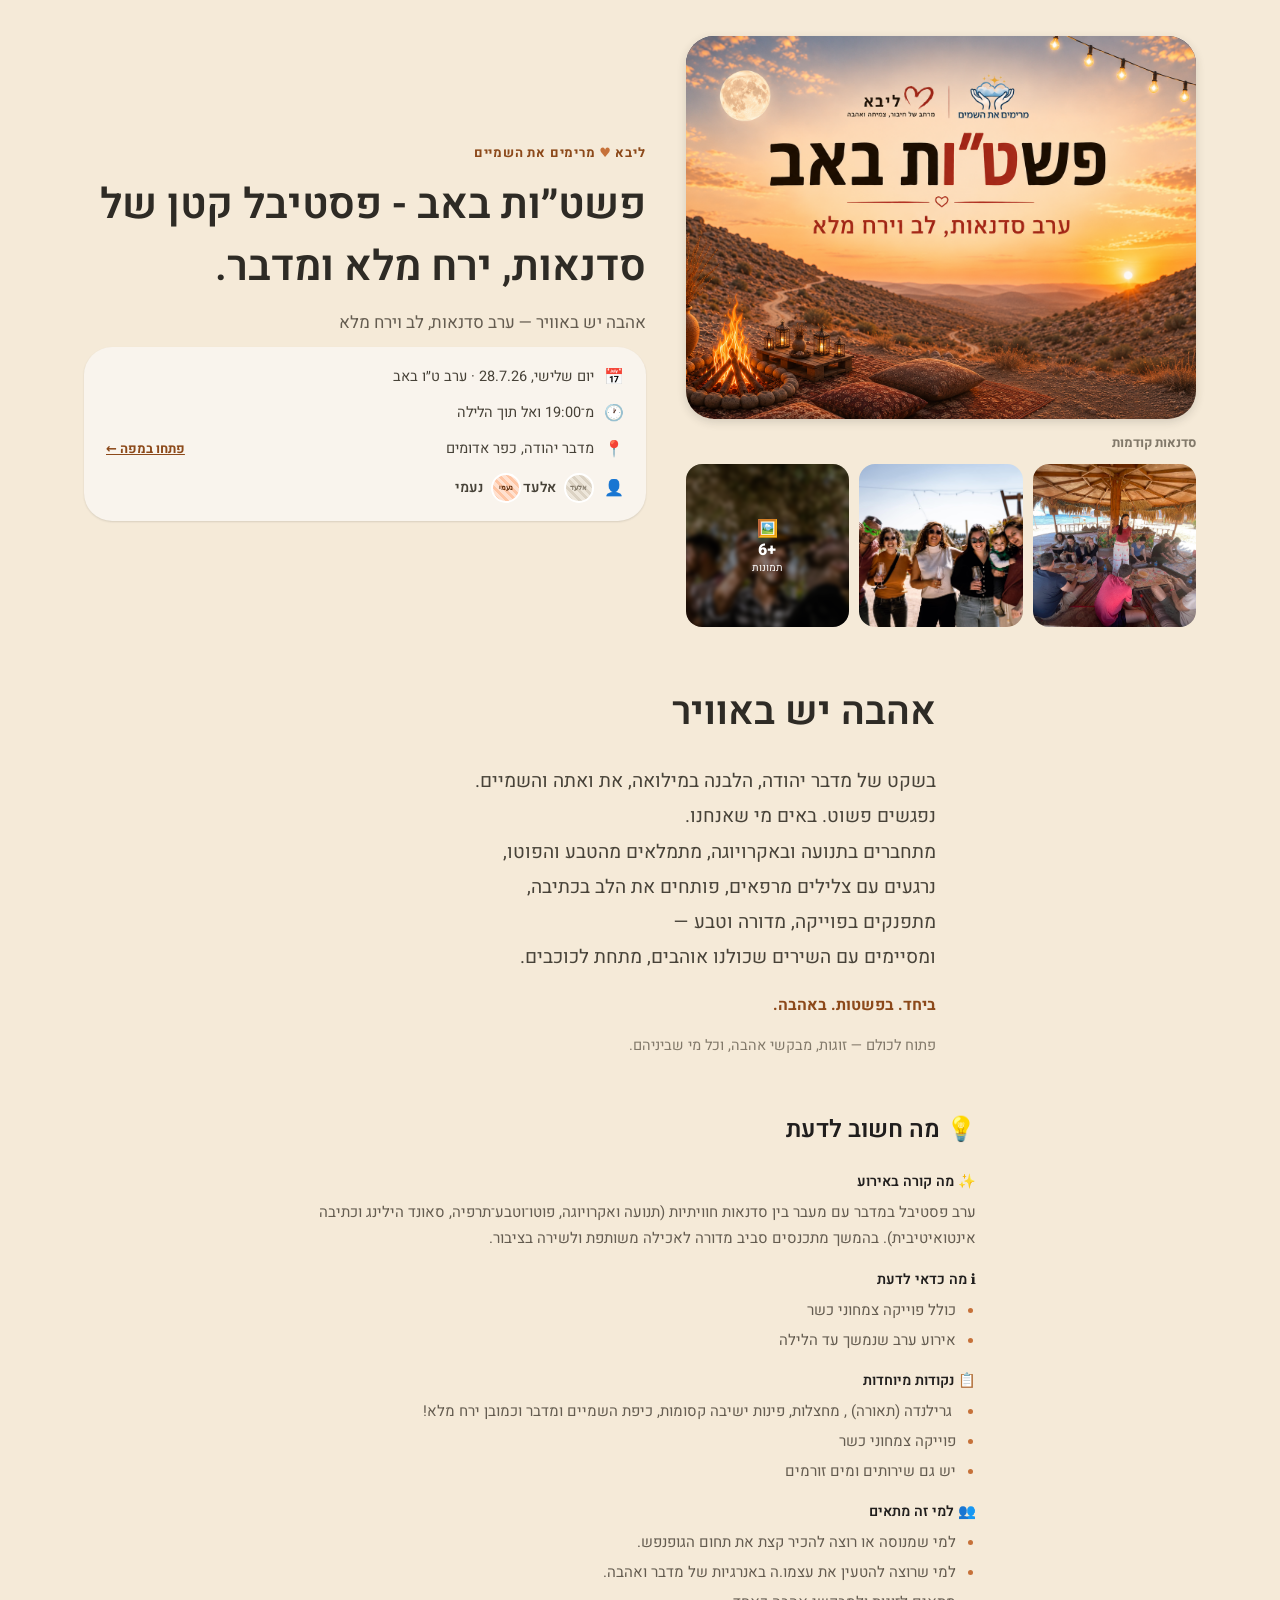
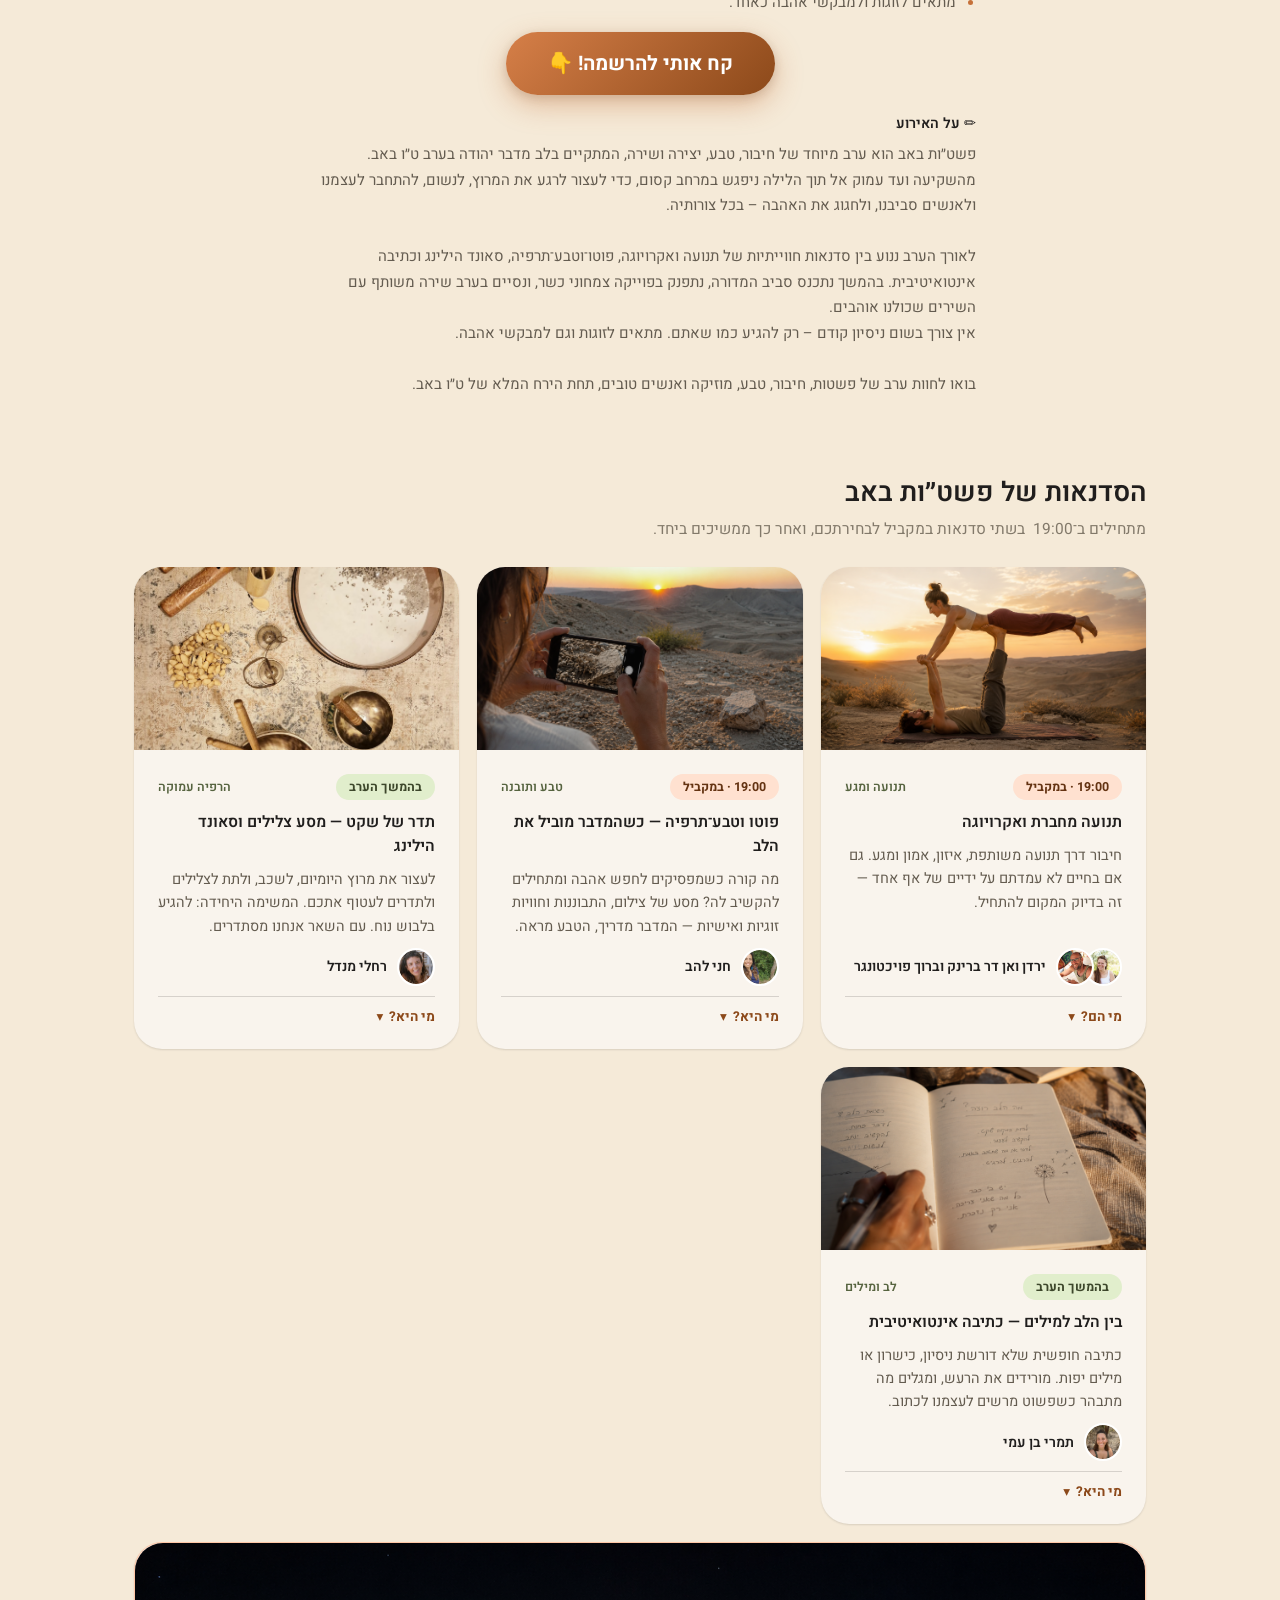
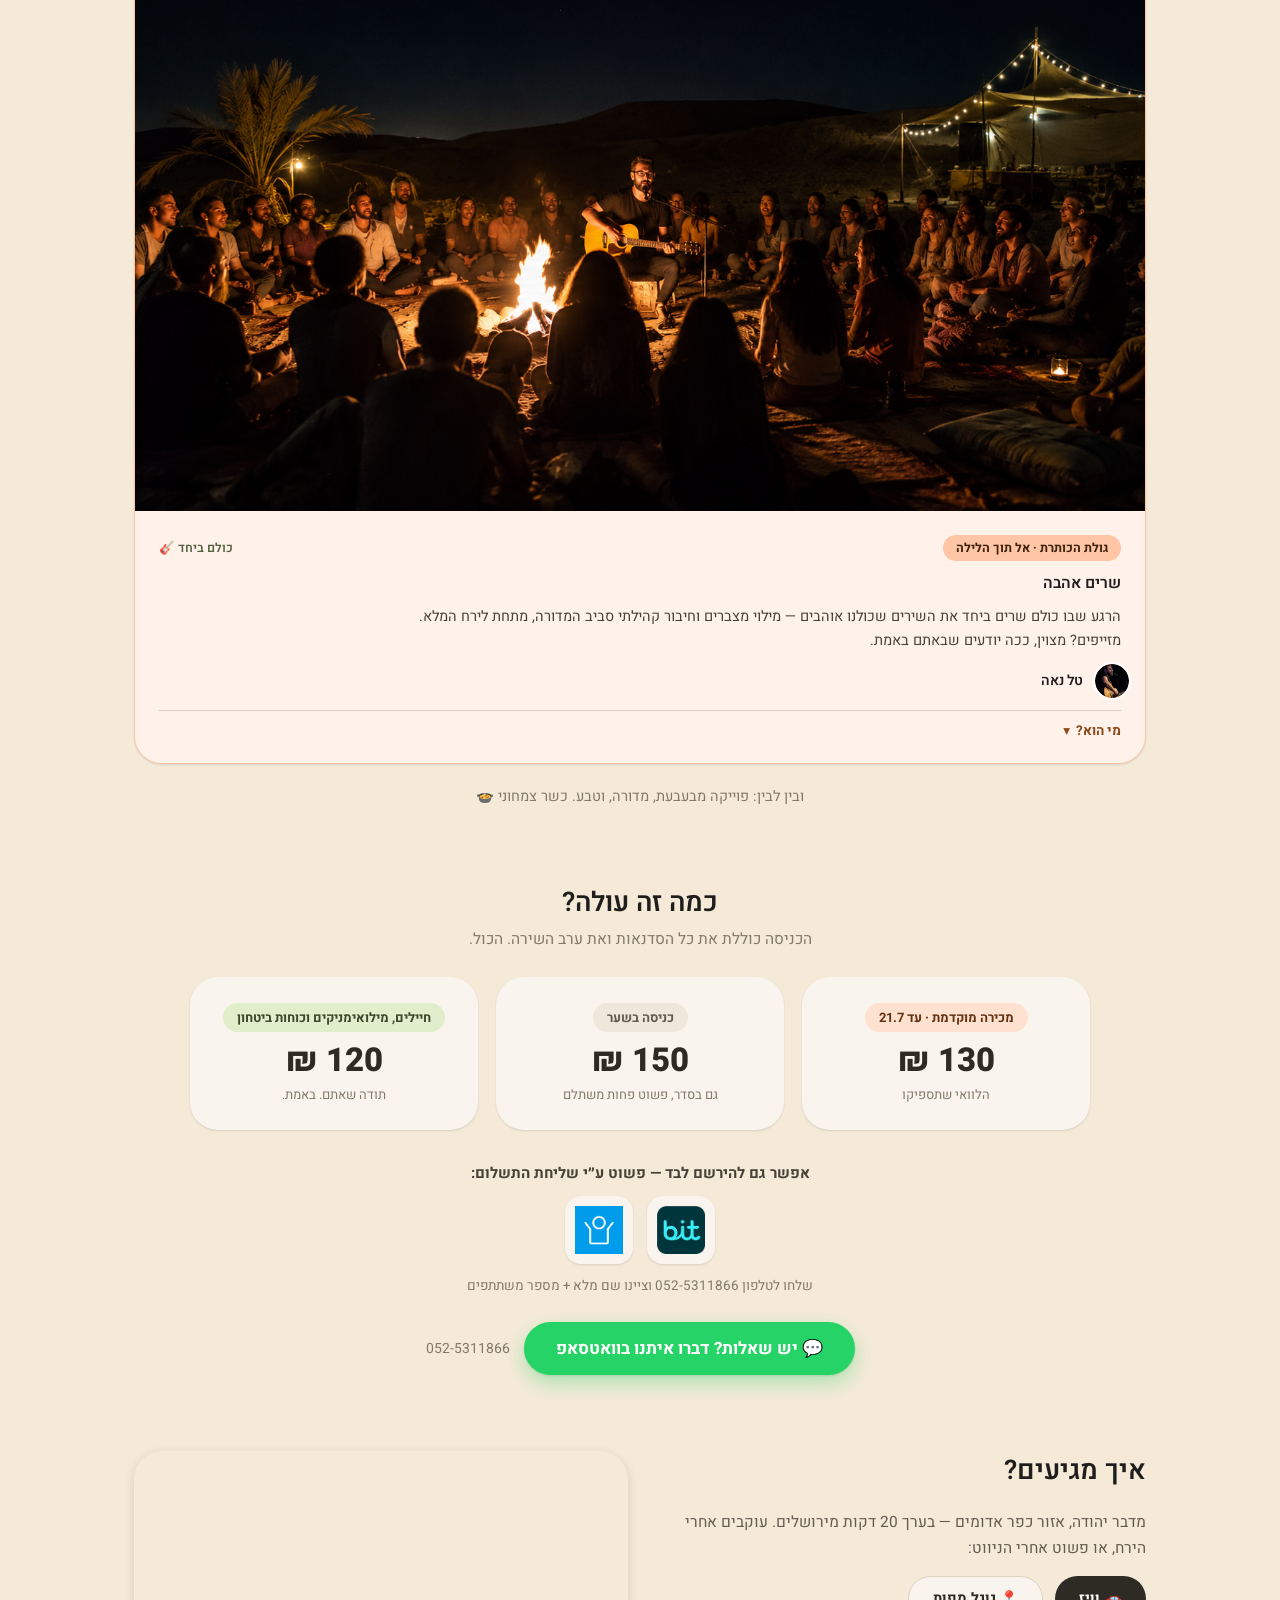
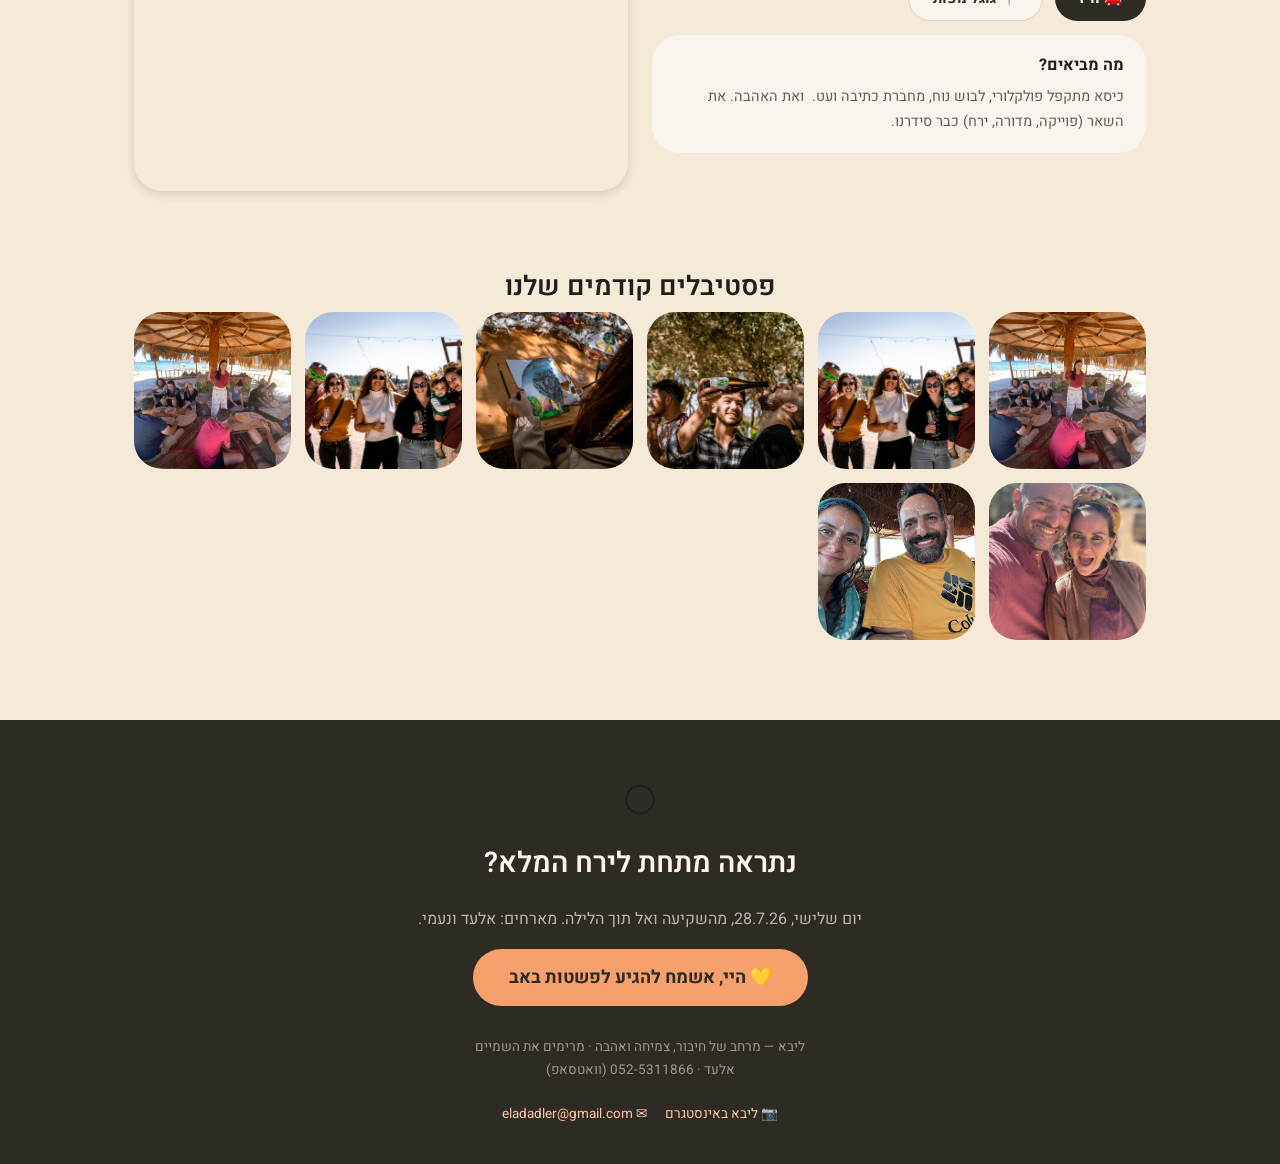
<file: index.html>
<!DOCTYPE html>
<html lang="he" dir="rtl">
<head>
<meta charset="utf-8">
<meta name="viewport" content="width=device-width, initial-scale=1">
<title>פשט״ות באב — ערב סדנאות, לב וירח מלא</title>
<meta name="description" content="יום שלישי 28.7.26, ערב ט״ו באב, מדבר יהודה — ערב של סדנאות חיבור, טבע ושירה מתחת לירח המלא.">
<meta property="og:type" content="website">
<meta property="og:url" content="https://eladadler.github.io/pashtut-baav/">
<meta property="og:title" content="פשט״ות באב — ערב סדנאות, לב וירח מלא">
<meta property="og:description" content="יום שלישי 28.7.26, ערב ט״ו באב, מדבר יהודה — ערב של סדנאות חיבור, טבע ושירה מתחת לירח המלא.">
<meta property="og:image" content="https://eladadler.github.io/pashtut-baav/assets/uploads/og-image.jpg?v=2">
<meta property="og:image:width" content="1200">
<meta property="og:image:height" content="630">
<meta property="og:image:type" content="image/jpeg">
<meta name="twitter:card" content="summary_large_image">
<meta name="twitter:image" content="https://eladadler.github.io/pashtut-baav/assets/uploads/og-image.jpg?v=2">
<link rel="preconnect" href="https://fonts.googleapis.com">
<link rel="preconnect" href="https://fonts.gstatic.com" crossorigin>
<link href="https://fonts.googleapis.com/css2?family=Rubik:wght@400;500;700;800;900&family=Assistant:wght@300;400;600;700&display=swap" rel="stylesheet">
<link rel="stylesheet" href="styles.css">
</head>
<body>

<div class="hero2">
  <div class="hero2-grid">

    <div class="hero2-media">
      <div class="hero2-poster" data-img-key="hero-poster"><img alt=""></div>
      <p class="hero2-strip-label" data-key="hero2-strip-label">סדנאות קודמות</p>
      <div class="hero2-strip">
        <div class="hero2-thumb" data-img-key="gallery-1"><img alt=""></div>
        <div class="hero2-thumb" data-img-key="gallery-2"><img alt=""></div>
        <div class="hero2-more-tile" id="hero2-more-tile">
          <img alt="" id="hero2-more-bg">
          <div class="hero2-more-overlay">
            <span class="hero2-more-icon">🖼️</span>
            <span class="hero2-more-count" id="hero2-more-count"></span>
            <span class="hero2-more-label">תמונות</span>
          </div>
        </div>
      </div>
    </div>

    <div class="hero2-info">
      <div class="hero-org" data-key="hero-org">ליבא <span class="heart">♥</span> מרימים את השמיים</div>
      <h1 class="hero-title" data-key="hero-title">פשט״ות באב</h1>
      <p class="hero-sub" data-key="hero-sub">אהבה יש באוויר — ערב סדנאות, לב וירח מלא</p>

      <div class="event-card">
        <div class="event-row"><span class="event-icon">📅</span><span data-key="event-date">יום שלישי, 28.7.26 · ערב ט״ו באב</span></div>
        <div class="event-row"><span class="event-icon">🕐</span><span data-key="event-time">מ־19:00 ואל תוך הלילה</span></div>
        <div class="event-row">
          <span class="event-icon">📍</span><span data-key="event-location">מדבר יהודה, כפר אדומים</span>
          <a class="event-map-link" href="https://waze.com/ul?ll=31.818478,35.362431&navigate=yes" target="_blank" rel="noopener">פתחו במפה ←</a>
        </div>
        <div class="event-row event-hosts-row">
          <span class="event-icon">👤</span>
          <div class="event-hosts">
            <span class="avatar" data-img-key="host-elad"><img alt=""><span class="avatar-fallback">אלעד</span></span>
            <span data-key="host-elad-name">אלעד</span>
            <span class="avatar avatar-2" data-img-key="host-naomi"><img alt=""><span class="avatar-fallback">נעמי</span></span>
            <span data-key="host-naomi-name">נעמי</span>
          </div>
        </div>
      </div>
    </div>

  </div>
</div>

<div class="section-mid intro">
  <h2 class="intro-h1" data-key="intro-heading">אהבה יש באוויר</h2>
  <p class="intro-text" data-key="intro-text">בשקט הלבן של מדבר יהודה, הלבנה במילואה, את ואתה והשמיים.<br>נפגשים פשוט. באים מי שאנחנו.<br>מתחברים בתנועה ובאקרויוגה, מתמלאים מהטבע והפוטו,<br>נרגעים עם צלילים מרפאים, פותחים את הלב בכתיבה,<br>מתפנקים בפוייקה, מדורה וטבע —<br>ומסיימים עם השירים שכולנו אוהבים, מתחת לכוכבים.</p>
  <p class="intro-motto" data-key="intro-motto">ביחד. בפשטות. באהבה.</p>
  <p class="intro-note" data-key="intro-note">פתוח לכולם — זוגות, מבקשי אהבה, וכל מי שביניהם. בלי שום ניסיון קודם.</p>
</div>

<div class="section-mid info-section">
  <h2 data-key="info-heading">💡 מה חשוב לדעת</h2>

  <div class="info-block">
    <h3 data-key="info-whathappens-heading">✨ מה קורה באירוע</h3>
    <p data-key="info-whathappens-text">ערב פסטיבל במדבר עם מעבר בין סדנאות חוויתיות (תנועה ואקרויוגה, פוטו־וטבע־תרפיה, סאונד הילינג וכתיבה אינטואיטיבית). בהמשך מתכנסים סביב מדורה לאכילה משותפת ולשירה בציבור.</p>
  </div>

  <div class="info-block">
    <h3 data-key="info-goodtoknow-heading">ℹ️ מה כדאי לדעת</h3>
    <ul data-key="info-goodtoknow-list">
      <li>כולל פוייקה צמחוני כשר</li>
      <li>אירוע ערב שנמשך עד הלילה</li>
    </ul>
  </div>

  <div class="info-block">
    <h3 data-key="info-special-heading">📋 נקודות מיוחדות</h3>
    <ul data-key="info-special-list">
      <li>מדורה תחת כיפת השמיים במדבר</li>
      <li>פוייקה צמחוני כשר כחלק מההתכנסות המשותפת</li>
    </ul>
  </div>

  <div class="info-block">
    <h3 data-key="info-suits-heading">👥 למי זה מתאים</h3>
    <ul data-key="info-suits-list">
      <li>ניתן להגיע גם ללא ניסיון קודם</li>
      <li>מתאים לזוגות</li>
    </ul>
  </div>

  <a class="btn btn-cta info-signup-btn" href="#registration"><span data-key="info-signup-cta">קח אותי להרשמה! 👇</span></a>

  <div class="info-block">
    <h3 data-key="info-about-heading">✏️ על האירוע</h3>
    <div data-key="info-about-text">
      <p>יש רגעים שבהם לא צריך יותר מדי. רק שמיים פתוחים, ירח מלא, אנשים טובים ולב שמוכן להיפתח.</p>
      <p>פשט״ות באב הוא ערב מיוחד של חיבור, טבע, יצירה ושירה, המתקיים בלב מדבר יהודה בערב ט״ו באב. מהשקיעה ועד עמוק אל תוך הלילה ניפגש במרחב קסום, כדי לעצור לרגע את המרוץ, לנשום, להתחבר לעצמנו ולאנשים סביבנו, ולחגוג את האהבה – בכל צורותיה.</p>
      <p>לאורך הערב ננוע בין סדנאות חווייתיות של תנועה ואקרויוגה, פוטו־וטבע־תרפיה, סאונד הילינג וכתיבה אינטואיטיבית. בהמשך נתכנס סביב המדורה, נתפנק בפוייקה צמחוני כשר, ונסיים בערב שירה משותף עם השירים שכולנו אוהבים.</p>
      <p>אין צורך בשום ניסיון קודם – רק להגיע כמו שאתם. מתאים לזוגות וגם למבקשי אהבה.</p>
      <p>בואו לחוות ערב של פשטות, חיבור, טבע, מוזיקה ואנשים טובים, תחת הירח המלא של ט״ו באב.</p>
    </div>
  </div>
</div>

<div class="section-wide">
  <h2 data-key="workshops-heading">הערב, צעד אחר צעד</h2>
  <p class="section-lead" data-key="workshops-lead">מתחילים ב־19:00 עם שתי סדנאות במקביל — בוחרים לב אחד, לא נעלבים.</p>
  <div class="workshop-grid">

    <div class="w-card">
      <div class="w-cover" data-img-key="w1-cover"><img alt=""></div>
      <div class="w-top"><span class="tag tag-accent" data-key="w1-tag">19:00 · במקביל</span><span class="w-kind" data-key="w1-kind">תנועה ומגע</span></div>
      <h3 data-key="w1-title">תנועה מחברת ואקרויוגה</h3>
      <p class="w-desc" data-key="w1-desc">חיבור דרך תנועה משותפת, איזון, אמון ומגע. גם אם בחיים לא עמדתם על ידיים של אף אחד — זה בדיוק המקום להתחיל.</p>
      <div class="w-hosts">
        <div class="avatars">
          <span class="avatar" data-img-key="w1-avatar-a"><img alt=""><span class="avatar-fallback">ירדן</span></span>
          <span class="avatar avatar-2" data-img-key="w1-avatar-b"><img alt=""><span class="avatar-fallback">ברוך</span></span>
        </div>
        <span class="w-names" data-key="w1-names">ירדן ואן דר ברינק וברוך פויכטונגר</span>
      </div>
      <details><summary>מי הם? <span class="chev">▾</span></summary>
        <div data-key="w1-bio">
        <p><b>ירדן</b> — מנחת קבוצות בשיטת embodiment, חוקרת ביטוי עצמי ואיך להביא את עצמנו באותנטיות ובמלאות. משלבת תנועה, אימפרוביזציה והתפתחות אישית.</p>
        <p><b>ברוך</b> — מורה לאקרויוגה, תנועה ונשימה, דבוראי ואיש אדמה. מלמד חיבור ייחודי דרך איזון, אמון, תקשורת מקרבת, הקשבה ומגע.</p>
        </div>
      </details>
    </div>

    <div class="w-card">
      <div class="w-cover" data-img-key="w2-cover"><img alt=""></div>
      <div class="w-top"><span class="tag tag-accent" data-key="w2-tag">19:00 · במקביל</span><span class="w-kind" data-key="w2-kind">טבע ותובנה</span></div>
      <h3 data-key="w2-title">פוטו וטבע־תרפיה — כשהמדבר מוביל את הלב</h3>
      <p class="w-desc" data-key="w2-desc">מה קורה כשמפסיקים לחפש אהבה ומתחילים להקשיב לה? מסע של צילום, התבוננות וחוויות זוגיות ואישיות — המדבר מדריך, הטבע מראה.</p>
      <div class="w-hosts">
        <div class="avatars"><span class="avatar" data-img-key="w2-avatar"><img alt=""><span class="avatar-fallback">חני</span></span></div>
        <span class="w-names" data-key="w2-names">חני להב</span>
      </div>
      <details><summary>מי היא? <span class="chev">▾</span></summary>
        <div data-key="w2-bio">
        <p>מפתחת שיטת "יומן מסע", מרצה ומנחת סדנאות חווייתיות המשלבות טבע־תרפיה, פוטותרפיה והתפתחות אישית. תצאו עם תובנות וכלים שיישארו הרבה אחרי שהחול יתנער מהנעליים.</p>
        <p class="w-links"><a href="https://www.facebook.com/share/1DB1FK63jm/" target="_blank" rel="noopener">פייסבוק</a> · <a href="https://www.instagram.com/chani_lahav" target="_blank" rel="noopener">אינסטגרם</a></p>
        </div>
      </details>
    </div>

    <div class="w-card">
      <div class="w-cover" data-img-key="w3-cover"><img alt=""></div>
      <div class="w-top"><span class="tag tag-accent-2" data-key="w3-tag">בהמשך הערב</span><span class="w-kind" data-key="w3-kind">הרפיה עמוקה</span></div>
      <h3 data-key="w3-title">תדר של שקט — מסע צלילים וסאונד הילינג</h3>
      <p class="w-desc" data-key="w3-desc">לעצור את מרוץ היומיום, לשכב, ולתת לצלילים ולתדרים לעטוף אתכם. המשימה היחידה: להגיע בלבוש נוח. עם השאר אנחנו מסתדרים.</p>
      <div class="w-hosts">
        <div class="avatars"><span class="avatar" data-img-key="w3-avatar"><img alt=""><span class="avatar-fallback">רחלי</span></span></div>
        <span class="w-names" data-key="w3-names">רחלי מנדל</span>
      </div>
      <details><summary>מי היא? <span class="chev">▾</span></summary>
        <div data-key="w3-bio">
        <p>עובדת סוציאלית קלינית, מטפלת בגישת גוף־נפש. משלבת התמקדות (Focusing), נשימה מעגלית וצלילים מרפאים, ומאמינה שבגוף שלנו טמון מצפן פנימי שמבקש שנשוב אליו — בנשימה, בשקט ובתשומת לב.</p>
        </div>
      </details>
    </div>

    <div class="w-card">
      <div class="w-cover" data-img-key="w4-cover"><img alt=""></div>
      <div class="w-top"><span class="tag tag-accent-2" data-key="w4-tag">בהמשך הערב</span><span class="w-kind" data-key="w4-kind">לב ומילים</span></div>
      <h3 data-key="w4-title">בין הלב למילים — כתיבה אינטואיטיבית</h3>
      <p class="w-desc" data-key="w4-desc">כתיבה חופשית שלא דורשת ניסיון, כישרון או מילים יפות. מורידים את הרעש, ומגלים מה מתבהר כשפשוט מרשים לעצמנו לכתוב.</p>
      <div class="w-hosts">
        <div class="avatars"><span class="avatar" data-img-key="w4-avatar"><img alt=""><span class="avatar-fallback">תמרי</span></span></div>
        <span class="w-names" data-key="w4-names">תמרי בן עמי</span>
      </div>
      <details><summary>מי היא? <span class="chev">▾</span></summary>
        <div data-key="w4-bio">
        <p>יועצת ארגונית, מנחת קבוצות וסדנאות כתיבה ומורה ליוגה. ליוותה קרוב ל־3,000 אנשים ביותר מ־100 קבוצות, בתהליכים של חוסן, שינוי, הקשבה וחיבור פנימה. הכתיבה אצלה היא כלי פשוט ועוצמתי לבהירות ותנועה.</p>
        </div>
      </details>
    </div>

    <div class="w-card w-card-feature">
      <div class="w-cover" data-img-key="w5-cover"><img alt=""></div>
      <div class="w-top"><span class="tag tag-feature" data-key="w5-tag">גולת הכותרת · אל תוך הלילה</span><span class="w-kind" data-key="w5-kind">כולם ביחד 🎸</span></div>
      <h3 data-key="w5-title">שרים אהבה</h3>
      <p class="w-desc" data-key="w5-desc">הרגע שבו כולם שרים ביחד את השירים שכולנו אוהבים — מילוי מצברים וחיבור קהילתי סביב המדורה, מתחת לירח המלא. מזייפים? מצוין, ככה יודעים שבאתם באמת.</p>
      <div class="w-hosts">
        <div class="avatars"><span class="avatar avatar-2" data-img-key="w5-avatar"><img alt=""><span class="avatar-fallback">טל</span></span></div>
        <span class="w-names" data-key="w5-names">טל נאה</span>
      </div>
      <details><summary>מי הוא? <span class="chev">▾</span></summary>
        <div data-key="w5-bio">
        <p>מוזיקאי, זמר ויוצר, מנחה מפגשים של מילוי מצברים וחיבור קהילתי דרך שירה חווייתית משותפת. קצין חוסן ולכידות במילואים.</p>
        </div>
      </details>
    </div>

  </div>
  <p class="section-footnote" data-key="footnote">ובין לבין: פוייקה מבעבעת, מדורה, וטבע. כשר צמחוני 🍲</p>
</div>

<div class="section-wide" id="registration">
  <h2 class="center" data-key="pricing-heading">כמה זה עולה?</h2>
  <p class="section-lead center" data-key="pricing-lead">הכניסה כוללת את כל הסדנאות ואת ערב השירה. הכול.</p>
  <div class="price-grid">
    <div class="price-card">
      <span class="price-badge tag-accent" data-key="price1-kicker">מכירה מוקדמת · עד 21.7</span>
      <div class="price-num" data-key="price1-num">130 ₪</div>
      <div class="price-note" data-key="price1-note">המחיר של החכמים־מראש</div>
    </div>
    <div class="price-card">
      <span class="price-badge tag-neutral" data-key="price2-kicker">כניסה בשער</span>
      <div class="price-num" data-key="price2-num">150 ₪</div>
      <div class="price-note" data-key="price2-note">גם בסדר, פשוט פחות משתלם</div>
    </div>
    <div class="price-card">
      <span class="price-badge tag-accent-2" data-key="price3-kicker">חיילים, מילואימניקים וכוחות ביטחון</span>
      <div class="price-num" data-key="price3-num">120 ₪</div>
      <div class="price-note" data-key="price3-note">תודה שאתם. באמת.</div>
    </div>
  </div>
  <div class="payment-methods">
    <p class="payment-methods-text" data-key="payment-methods-text">אפשר גם להירשם לבד — פשוט ע״י שליחת התשלום:</p>
    <div class="payment-icons">
      <div class="payment-icon" data-img-key="bit-icon"><img alt="Bit"><span class="payment-icon-fallback">Bit</span></div>
      <div class="payment-icon" data-img-key="paybox-icon"><img alt="PayBox"><span class="payment-icon-fallback">PayBox</span></div>
    </div>
    <p class="payment-methods-note" data-key="payment-methods-note">שלחו לטלפון 052-5311866 וציינו שם מלא + מספר משתתפים</p>
  </div>

  <div class="cta-row">
    <a class="btn btn-whatsapp" href="https://wa.me/972525311866?text=%D7%94%D7%99%D7%99%2C%20%D7%99%D7%A9%20%D7%9C%D7%99%20%D7%A9%D7%90%D7%9C%D7%94%20%D7%9C%D7%92%D7%91%D7%99%20%D7%A4%D7%A9%D7%98%D7%95%D7%AA%20%D7%91%D7%90%D7%91%20%F0%9F%92%9B" target="_blank" rel="noopener"><span data-key="pricing-cta">💬 יש שאלות? דברו איתנו בוואטסאפ</span></a>
    <span class="cta-note" data-key="pricing-cta-note">052-5311866</span>
  </div>
</div>

<div class="section-wide directions-grid">
  <div class="directions-col">
    <h2 data-key="directions-heading">איך מגיעים?</h2>
    <p class="directions-text" data-key="directions-text">מדבר יהודה, אזור כפר אדומים — בערך 20 דקות מירושלים. עוקבים אחרי הירח, או פשוט אחרי הניווט:</p>
    <div class="link-row">
      <a class="btn btn-dark" href="https://waze.com/ul?ll=31.818478,35.362431&navigate=yes" target="_blank" rel="noopener">🚗 וויז</a>
      <a class="btn btn-outline" href="https://www.google.com/maps?q=31.818478,35.362431" target="_blank" rel="noopener">📍 גוגל מפות</a>
    </div>
    <div class="bring-card">
      <div class="bring-title" data-key="bring-title">מה מביאים?</div>
      <div class="bring-body" data-key="bring-body">כיסא מתקפל פולקלורי, לבוש נוח — ואת האהבה. את השאר (פוייקה, מדורה, ירח) כבר סידרנו.</div>
    </div>
  </div>
  <div class="map-col">
    <iframe src="https://maps.google.com/maps?q=31.818478,35.362431&z=13&output=embed" loading="lazy" title="מפת הגעה"></iframe>
  </div>
</div>

<div class="section-wide gallery-section">
  <h2 class="center" data-key="gallery-heading">פסטיבלים קודמים שלנו</h2>
  <div class="gallery-grid">
    <div class="gallery-item" data-img-key="gallery-1"><img alt=""></div>
    <div class="gallery-item" data-img-key="gallery-2"><img alt=""></div>
    <div class="gallery-item" data-img-key="gallery-3"><img alt=""></div>
    <div class="gallery-item" data-img-key="gallery-4"><img alt=""></div>
    <div class="gallery-item" data-img-key="gallery-5"><img alt=""></div>
    <div class="gallery-item" data-img-key="gallery-6"><img alt=""></div>
    <div class="gallery-item" data-img-key="gallery-7"><img alt=""></div>
    <div class="gallery-item" data-img-key="gallery-8"><img alt=""></div>
  </div>
</div>

<div class="footer-cta">
  <div class="footer-inner">
    <div class="footer-moon">🌕</div>
    <h2 data-key="footer-heading">נתראה מתחת לירח המלא?</h2>
    <p data-key="footer-text">יום שלישי, 28.7.26, מהשקיעה ואל תוך הלילה. מארחים: אלעד ונעמי.</p>
    <a class="btn btn-footer" href="https://wa.me/972525311866?text=%D7%94%D7%99%D7%99%2C%20%D7%90%D7%A9%D7%9E%D7%97%20%D7%9C%D7%94%D7%92%D7%99%D7%A2%20%D7%9C%D7%A4%D7%A9%D7%98%D7%95%D7%AA%20%D7%91%D7%90%D7%91%20%F0%9F%92%9B" target="_blank" rel="noopener"><span data-key="footer-cta">💛 היי, אשמח להגיע לפשטות באב</span></a>
    <p class="footer-fine" data-key="footer-fine">ליבא — מרחב של חיבור, צמיחה ואהבה · מרימים את השמיים<br>אלעד · 052-5311866 (וואטסאפ)</p>
    <div class="footer-links">
      <a href="https://www.instagram.com/liba_connect/" target="_blank" rel="noopener">📷 ליבא באינסטגרם</a>
      <a href="mailto:eladadler@gmail.com">✉️ eladadler@gmail.com</a>
    </div>
  </div>
</div>

<script src="content-loader.js"></script>
<script src="lightbox.js"></script>
</body>
</html>
</file>
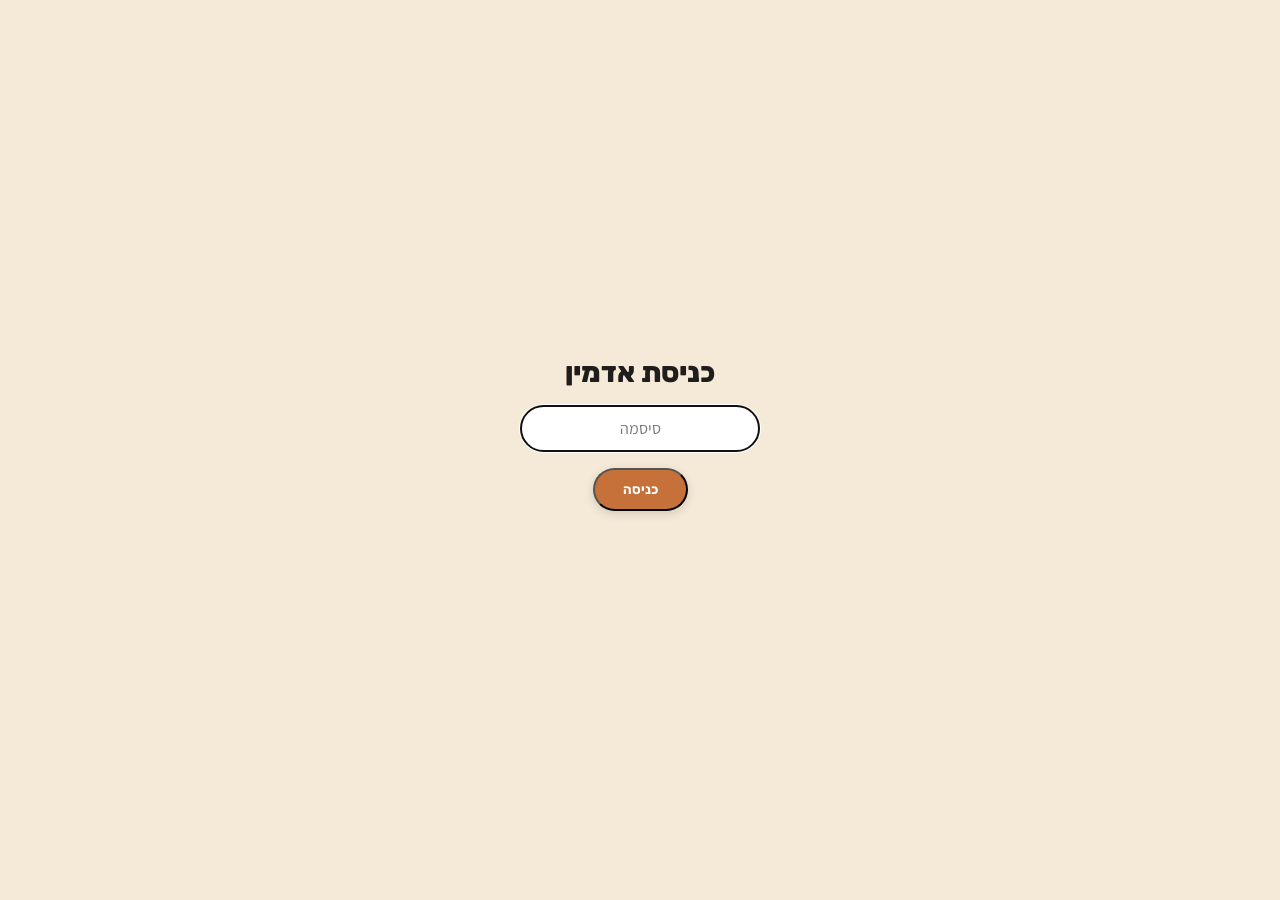
<file: admin.html>
<!DOCTYPE html>
<html lang="he" dir="rtl">
<head>
<meta charset="utf-8">
<meta name="viewport" content="width=device-width, initial-scale=1">
<title>עריכת האתר — פשט״ות באב</title>
<link href="https://fonts.googleapis.com/css2?family=Rubik:wght@400;500;700;800;900&family=Assistant:wght@300;400;600;700&display=swap" rel="stylesheet">
<link rel="stylesheet" href="styles.css">
<style>
  body { padding-top: 56px; }
  #login-screen {
    position: fixed; inset: 0; z-index: 100; background: var(--color-bg);
    display: flex; align-items: center; justify-content: center; flex-direction: column; gap: 16px;
  }
  #login-screen input {
    font-family: var(--font-body); font-size: 16px; padding: 12px 16px;
    border: 1px solid var(--color-divider); border-radius: 999px; width: 240px; text-align: center;
  }
  #login-error { color: var(--color-accent-800); font-size: 13.5px; min-height: 18px; }
  #toolbar {
    position: fixed; top: 0; right: 0; left: 0; z-index: 50;
    background: var(--color-neutral-900); color: #fff; height: 56px;
    display: flex; align-items: center; gap: 12px; padding: 0 20px;
    font-family: var(--font-body); font-size: 14px;
  }
  #toolbar .spacer { flex: 1; }
  #toolbar button {
    font-family: var(--font-heading); font-weight: 700; font-size: 13.5px;
    border: none; border-radius: 999px; padding: 9px 18px; cursor: pointer;
  }
  #save-btn { background: var(--color-neutral-700); color: #fff; }
  #publish-btn { background: var(--color-accent); color: #fff; }
  #status { font-size: 13px; color: var(--color-neutral-400); }
  [data-key] { outline: 1px dashed transparent; border-radius: 4px; transition: outline-color .15s; cursor: text; }
  [data-key]:hover { outline-color: var(--color-accent-400); }
  [data-key]:focus { outline: 2px solid var(--color-accent); background: rgba(255,255,255,.5); }
  [data-img-key] { position: relative; cursor: pointer; }
  [data-img-key] .img-edit-btn {
    position: absolute; inset: 0; display: flex; align-items: center; justify-content: center;
    background: rgba(32,30,29,.45); color: #fff; font-size: 11px; text-align: center; padding: 4px;
    opacity: 0; transition: opacity .15s; border-radius: inherit;
  }
  [data-img-key]:hover .img-edit-btn { opacity: 1; }
  .w-cover[data-img-key] { min-height: 90px; background: var(--color-neutral-200); }
  .w-cover[data-img-key]:not(:has(img[src]:not([src=""]))) { display: block; margin: -22px -24px 14px; border-radius: var(--radius-lg) var(--radius-lg) 0 0; overflow: hidden; aspect-ratio: 16/9; }
  .gallery-section { display: block !important; }
  .gallery-item[data-img-key]:not(:has(img[src]:not([src=""]))) {
    display: block; border: 2px dashed var(--color-neutral-400);
  }
  .hero2-thumb[data-img-key]:not(:has(img[src]:not([src=""]))) {
    display: block; border: 2px dashed var(--color-neutral-400);
  }
  #typography-btn { background: var(--color-neutral-700); color: #fff; }
  #typography-panel {
    position: fixed; top: 56px; left: 0; z-index: 60; width: 300px; max-height: calc(100vh - 56px);
    overflow-y: auto; background: var(--color-neutral-100); box-shadow: var(--shadow-lg);
    padding: 20px; display: flex; flex-direction: column; gap: 18px; font-family: var(--font-body);
  }
  #typography-panel h4 { font-size: 14px; margin: 0 0 4px; color: var(--color-accent-700); }
  #typography-panel .field { display: flex; flex-direction: column; gap: 4px; margin-bottom: 10px; }
  #typography-panel label.row-label { font-size: 12.5px; color: var(--color-neutral-600); }
  #typography-panel select, #typography-panel input[type="range"] { width: 100%; }
  #typography-panel select {
    font-family: var(--font-body); font-size: 14px; padding: 6px 8px;
    border-radius: 8px; border: 1px solid var(--color-divider);
  }
  #typography-panel .scale-row { display: flex; align-items: center; gap: 8px; }
  #typography-panel .scale-val { font-size: 12.5px; color: var(--color-neutral-600); min-width: 38px; text-align: left; }
  #typography-close {
    background: var(--color-neutral-300); color: var(--color-neutral-900);
    font-family: var(--font-heading); font-weight: 700; font-size: 13px;
    border: none; border-radius: 999px; padding: 8px 16px; cursor: pointer;
  }
</style>
</head>
<body>

<div id="login-screen">
  <h1 style="font-size:28px;margin:0">כניסת אדמין</h1>
  <input type="password" id="login-password" placeholder="סיסמה" autofocus>
  <button class="btn btn-primary" id="login-btn" style="padding:12px 28px">כניסה</button>
  <div id="login-error"></div>
</div>

<div id="toolbar" style="display:none">
  <strong>מצב עריכה</strong>
  <span id="status"></span>
  <div class="spacer"></div>
  <button id="typography-btn">🎨 טיפוגרפיה</button>
  <button id="save-btn">שמור טיוטה</button>
  <button id="publish-btn">פרסם לאתר החי 🚀</button>
</div>

<div id="typography-panel" style="display:none">
  <h4>כותרות</h4>
  <div class="field">
    <label class="row-label">גופן</label>
    <select id="heading-font"></select>
  </div>
  <div class="field">
    <label class="row-label">עובי</label>
    <select id="heading-weight">
      <option value="400">רגיל (400)</option>
      <option value="500">בינוני (500)</option>
      <option value="600">מודגש קל (600)</option>
      <option value="700">מודגש (700)</option>
      <option value="800">מודגש מאוד (800)</option>
      <option value="900">כבד (900)</option>
    </select>
  </div>
  <div class="field">
    <label class="row-label">גודל</label>
    <div class="scale-row">
      <input type="range" id="heading-scale" min="70" max="150" step="5">
      <span class="scale-val" id="heading-scale-val"></span>
    </div>
  </div>

  <h4>טקסט רגיל</h4>
  <div class="field">
    <label class="row-label">גופן</label>
    <select id="body-font"></select>
  </div>
  <div class="field">
    <label class="row-label">עובי</label>
    <select id="body-weight">
      <option value="300">דק (300)</option>
      <option value="400">רגיל (400)</option>
      <option value="500">בינוני (500)</option>
      <option value="600">מודגש קל (600)</option>
      <option value="700">מודגש (700)</option>
    </select>
  </div>
  <div class="field">
    <label class="row-label">גודל</label>
    <div class="scale-row">
      <input type="range" id="body-scale" min="70" max="150" step="5">
      <span class="scale-val" id="body-scale-val"></span>
    </div>
  </div>

  <button id="typography-close">סגור</button>
</div>

<div id="stage"></div>
<input type="file" id="file-input" accept="image/*" style="display:none">

<script src="admin.js"></script>
</body>
</html>
</file>
<file: styles.css>
:root {
  --color-bg: #f5ead8;
  --color-surface: #ebddc5;
  --color-text: #201e1d;
  --color-accent: #c67139;
  --color-accent-2: #7a8a5e;
  --color-divider: rgba(32,30,29,.16);

  --color-neutral-100: #f9f4ed;
  --color-neutral-200: #eee7db;
  --color-neutral-300: #dcd3c4;
  --color-neutral-400: #c0b6a5;
  --color-neutral-500: #a19786;
  --color-neutral-600: #82796a;
  --color-neutral-700: #645c50;
  --color-neutral-800: #474238;
  --color-neutral-900: #2e2b25;

  --color-accent-100: #fff2eb;
  --color-accent-200: #ffe1d0;
  --color-accent-300: #ffc6a5;
  --color-accent-400: #f6a06b;
  --color-accent-500: #d67f48;
  --color-accent-600: #b2622d;
  --color-accent-700: #8c491a;
  --color-accent-800: #643312;
  --color-accent-900: #402310;

  --color-accent-2-100: #f0fae1;
  --color-accent-2-200: #e1eecc;
  --color-accent-2-300: #ccdbb2;
  --color-accent-2-400: #aebf92;
  --color-accent-2-500: #8fa073;
  --color-accent-2-600: #728157;
  --color-accent-2-700: #56633f;
  --color-accent-2-800: #3d472b;
  --color-accent-2-900: #272e1b;

  --font-heading: "Rubik", system-ui, sans-serif;
  --font-body: "Assistant", system-ui, sans-serif;
  --font-heading-weight: 800;
  --font-body-weight: 400;
  --heading-scale: 1;
  --body-scale: 1;

  --radius-sm: 8px;
  --radius-md: 16px;
  --radius-lg: 28px;

  --shadow-sm: 0 1px 2px rgba(46,43,37,.14);
  --shadow-md: 0 3px 10px rgba(46,43,37,.16);
  --shadow-lg: 0 12px 32px rgba(46,43,37,.22);
}

* { box-sizing: border-box; }
html { scroll-behavior: smooth; }
body {
  margin: 0;
  background: var(--color-bg);
  color: var(--color-text);
  font-family: var(--font-body);
  font-weight: var(--font-body-weight);
  overflow-x: hidden;
}
h1, h2, h3 { font-family: var(--font-heading); font-weight: var(--font-heading-weight); margin: 0; }
a { color: var(--color-accent-700); }
a:hover { color: var(--color-accent-800); }
summary { list-style: none; cursor: pointer; }
summary::-webkit-details-marker { display: none; }
details[open] .chev { transform: rotate(180deg); }
.chev { display: inline-block; transition: transform .2s; }

/* ---- hero ---- */
.hero2 { max-width: 1160px; margin: 36px auto 0; padding: 0 24px; }
.hero2-grid { display: grid; grid-template-columns: 1fr 1.1fr; gap: 40px; align-items: center; }

.hero2-media { display: flex; flex-direction: column; gap: 12px; }
.hero2-poster {
  position: relative; border-radius: var(--radius-lg); overflow: hidden; aspect-ratio: 4/3;
  background: linear-gradient(180deg, #2c3a52 0%, #6a5a6a 32%, #c97a56 62%, #f5ead8 100%);
  box-shadow: var(--shadow-md);
}
.hero2-poster::before {
  content: ""; position: absolute; top: 18%; left: 50%; transform: translateX(-50%);
  width: 22%; aspect-ratio: 1; border-radius: 50%;
  background: radial-gradient(circle at 38% 34%, #fffdf5, #e9d9b8 78%);
  box-shadow: 0 0 40px 12px rgba(255,230,180,.4);
}
.hero2-poster img { position: relative; z-index: 1; width: 100%; height: 100%; object-fit: cover; display: none; }
.hero2-poster img[src]:not([src=""]) { display: block; }
.hero2-poster:has(img[src]:not([src=""]))::before { display: none; }

.hero2-strip-label { font-size: 13px; font-weight: 700; color: var(--color-neutral-600); margin: 2px 0 0; }
.hero2-strip { display: flex; align-items: center; gap: 10px; }
.hero2-thumb { display: none; aspect-ratio: 1; border-radius: var(--radius-md); overflow: hidden; flex: 1 1 0; min-width: 0; background: var(--color-neutral-200); }
.hero2-thumb:has(img[src]:not([src=""])) { display: block; }
.hero2-thumb img { width: 100%; height: 100%; object-fit: cover; display: block; }
.hero2-more-tile {
  display: none; position: relative; aspect-ratio: 1; flex: 1 1 0; min-width: 0;
  border-radius: var(--radius-md); overflow: hidden; cursor: pointer; background: var(--color-neutral-300);
}
.hero2-more-tile.visible { display: block; }
.hero2-more-tile img {
  width: 100%; height: 100%; object-fit: cover; display: block;
  filter: blur(2px) brightness(.55); transform: scale(1.08);
}
.hero2-more-overlay {
  position: absolute; inset: 0; display: flex; flex-direction: column; align-items: center; justify-content: center;
  gap: 1px; color: #fff; text-align: center;
}
.hero2-more-icon { font-size: 17px; }
.hero2-more-count { font-family: var(--font-heading); font-weight: 800; font-size: 16px; line-height: 1.1; }
.hero2-more-label { font-size: 10.5px; }

.hero2-info { display: flex; flex-direction: column; gap: 12px; align-items: flex-start; }
.hero-org { font-size: 13px; letter-spacing: .06em; color: var(--color-accent-700); font-weight: 700; }
.hero-org .heart { color: var(--color-accent); }
.hero-title { font-size: calc(clamp(36px, 5.5vw, 56px) * var(--heading-scale)); color: var(--color-neutral-900); }
.hero-sub { font-size: calc(clamp(15px, 2vw, 17px) * var(--body-scale)); color: var(--color-neutral-700); margin: 0; }

.event-card {
  width: 100%; background: var(--color-neutral-100); border-radius: var(--radius-lg);
  padding: 18px 22px; display: flex; flex-direction: column; gap: 12px; box-shadow: var(--shadow-sm);
}
.event-row { display: flex; align-items: center; gap: 10px; font-size: calc(14.5px * var(--body-scale)); color: var(--color-neutral-800); flex-wrap: wrap; }
.event-icon { font-size: 16px; flex: none; }
.event-map-link { font-size: 13px; font-weight: 700; margin-inline-start: auto; }
.event-hosts-row .event-hosts { display: flex; align-items: center; gap: 8px; flex-wrap: wrap; font-size: 14px; font-weight: 600; }
.event-hosts .avatar { width: 30px; height: 30px; font-size: 6.5px; }
.event-hosts .avatar-2 { margin-right: -6px; }

@media (max-width: 780px) {
  .hero2-grid { grid-template-columns: 1fr; }
  .hero2-info { align-items: stretch; text-align: center; }
  .hero2-info .event-card { text-align: right; }
}

/* ---- buttons ---- */
.btn {
  display: inline-flex; align-items: center; gap: 8px; text-decoration: none;
  font-family: var(--font-heading); font-weight: 700; border-radius: 999px;
  cursor: pointer; transition: background .15s;
}
.btn-primary { background: var(--color-accent); color: #fff; box-shadow: var(--shadow-md); }
.btn-primary:hover { background: var(--color-accent-600); color: #fff; }
.btn-lg { font-size: clamp(16px,2.4vw,19px); padding: 15px 36px; }
.btn-dark { background: var(--color-neutral-900); color: #fff; font-size: 14.5px; padding: 11px 24px; }
.btn-dark:hover { background: var(--color-neutral-800); color: #fff; }
.btn-outline { background: var(--color-neutral-100); color: var(--color-neutral-900); border: 1px solid var(--color-neutral-300); font-size: 14.5px; padding: 11px 24px; }
.btn-outline:hover { background: var(--color-neutral-200); color: var(--color-neutral-900); }
.btn-footer { background: var(--color-accent-400); color: var(--color-neutral-900); font-size: 18px; padding: 15px 36px; }
.btn-footer:hover { background: var(--color-accent-300); color: var(--color-neutral-900); }

/* ---- layout helpers ---- */
.section-narrow { max-width: 860px; margin: 22px auto 0; padding: 0 20px; }
.section-mid { max-width: 640px; margin: 56px auto 0; padding: 0 24px; text-align: center; display: flex; flex-direction: column; gap: 18px; }
.section-wide { max-width: 1060px; margin: 76px auto 0; padding: 0 24px; }
.center { text-align: center; }
.section-lead { color: var(--color-neutral-600); margin: 6px 0 26px; font-size: calc(15.5px * var(--body-scale)); }
.section-footnote { text-align: center; color: var(--color-neutral-600); font-size: calc(14.5px * var(--body-scale)); margin: 22px 0 0; }
h2 { font-size: calc(clamp(26px, 4vw, 36px) * var(--heading-scale)); margin: 0 0 6px; }

/* ---- intro ---- */
.intro { text-align: right; align-items: stretch; }
.intro-h1 { font-size: calc(clamp(34px,6vw,52px) * var(--heading-scale)); color: var(--color-neutral-900); }
.intro-text { font-size: calc(clamp(16px,2.4vw,19px) * var(--body-scale)); line-height: 1.85; margin: 0; color: var(--color-neutral-800); }
.intro-motto { font-family: var(--font-heading); font-weight: 700; font-size: calc(clamp(17px,2.6vw,21px) * var(--heading-scale)); color: var(--color-accent-700); margin: 0; }
.intro-note { font-size: calc(14.5px * var(--body-scale)); color: var(--color-neutral-600); margin: 0; }

/* ---- info section ---- */
.info-section { text-align: right; align-items: stretch; max-width: 720px; }
.info-section > h2 { font-size: calc(clamp(24px,3.6vw,32px) * var(--heading-scale)); }
.info-block { display: flex; flex-direction: column; gap: 8px; }
.info-block h3 { font-size: calc(19px * var(--heading-scale)); }
.info-block p { font-size: calc(15px * var(--body-scale)); line-height: 1.7; color: var(--color-neutral-700); margin: 0; }
.info-block ul { margin: 0; padding-inline-start: 20px; display: flex; flex-direction: column; gap: 6px; list-style: disc; }
.info-block ul li { font-size: calc(15px * var(--body-scale)); line-height: 1.6; color: var(--color-neutral-700); }
.info-block ul::marker, .info-block li::marker { color: var(--color-accent); }
.info-signup-btn { align-self: center; }

/* ---- workshop cards ---- */
.workshop-grid { display: grid; grid-template-columns: repeat(auto-fit, minmax(300px,1fr)); gap: 18px; }
.w-card {
  background: var(--color-neutral-100); border-radius: var(--radius-lg); padding: 22px 24px;
  box-shadow: var(--shadow-sm); display: flex; flex-direction: column; gap: 10px;
}
.w-card-feature { grid-column: 1/-1; background: var(--color-accent-100); border: 1px solid var(--color-accent-300); }
.w-card-feature h3 { font-size: calc(23px * var(--heading-scale)); }
.w-card-feature .w-desc { color: var(--color-neutral-800); max-width: 720px; }
.w-top { display: flex; justify-content: space-between; align-items: center; gap: 8px; flex-wrap: wrap; }
.w-kind { font-size: 12.5px; color: var(--color-accent-2-700); font-weight: 600; }
.w-card h3 { font-size: calc(21px * var(--heading-scale)); }
.w-desc { font-size: calc(14.5px * var(--body-scale)); line-height: 1.6; color: var(--color-neutral-700); margin: 0; }
.tag { border-radius: 999px; padding: 4px 13px; font-size: 12.5px; font-weight: 700; }
.tag-accent { background: var(--color-accent-200); color: var(--color-accent-800); }
.tag-accent-2 { background: var(--color-accent-2-200); color: var(--color-accent-2-800); }
.tag-neutral { background: var(--color-neutral-200); color: var(--color-neutral-700); }
.tag-feature { background: var(--color-accent-300); color: var(--color-accent-900); }
.w-hosts { display: flex; align-items: center; gap: 10px; margin-top: auto; }
.w-names { font-size: calc(14px * var(--body-scale)); font-weight: 600; }
.avatars { display: flex; }
.avatar {
  position: relative; overflow: hidden;
  width: 38px; height: 38px; border-radius: 50%; border: 2px solid #fff;
  background: repeating-linear-gradient(45deg, var(--color-neutral-200), var(--color-neutral-200) 3px, var(--color-neutral-300) 3px, var(--color-neutral-300) 6px);
  display: flex; align-items: center; justify-content: center;
  font-size: 7.5px; font-family: monospace; color: var(--color-neutral-600);
}
.avatar-2 {
  margin-right: -10px;
  background: repeating-linear-gradient(45deg, var(--color-accent-200), var(--color-accent-200) 3px, var(--color-accent-300) 3px, var(--color-accent-300) 6px);
  color: var(--color-accent-800);
}
.avatar img { display: none; }
.avatar img[src]:not([src=""]) {
  display: block; position: absolute; inset: 0;
  width: 100%; height: 100%; object-fit: cover; border-radius: 50%;
}
.avatar:has(img[src]:not([src=""])) .avatar-fallback { display: none; }

/* ---- workshop cover image ---- */
.w-cover {
  display: none; margin: -22px -24px 14px; border-radius: var(--radius-lg) var(--radius-lg) 0 0;
  overflow: hidden; aspect-ratio: 16/9;
}
.w-cover:has(img[src]:not([src=""])) { display: block; }
.w-cover img { width: 100%; height: 100%; object-fit: cover; display: block; }

/* ---- gallery ---- */
.gallery-section:not(:has(.gallery-item img[src]:not([src=""]))) { display: none; }
.gallery-grid { display: grid; grid-template-columns: repeat(auto-fill, minmax(150px, 1fr)); gap: 14px; }
.gallery-item { display: none; border-radius: var(--radius-lg); overflow: hidden; aspect-ratio: 1; background: var(--color-neutral-200); }
.gallery-item:has(img[src]:not([src=""])) { display: block; }
.gallery-item img { width: 100%; height: 100%; object-fit: cover; display: block; }
details { border-top: 1px solid var(--color-divider); padding-top: 10px; }
details summary { font-size: 13.5px; font-weight: 700; color: var(--color-accent-700); display: flex; align-items: center; gap: 6px; }
details p { font-size: calc(13.5px * var(--body-scale)); line-height: 1.65; color: var(--color-neutral-700); margin: 10px 0 0; }
.w-card-feature details p { color: var(--color-neutral-800); }
.w-links { font-size: 13px !important; margin-top: 8px !important; }

/* ---- pricing ---- */
.price-grid { display: grid; grid-template-columns: repeat(auto-fit, minmax(240px,1fr)); gap: 18px; max-width: 900px; margin: 0 auto; }
.price-card {
  border-radius: var(--radius-lg); padding: 26px 24px; text-align: center; box-shadow: var(--shadow-sm);
  display: flex; flex-direction: column; align-items: center; gap: 8px; background: var(--color-neutral-100);
}
.price-badge { border-radius: 999px; padding: 5px 14px; font-size: 13px; font-weight: 700; }
.price-num { font-family: var(--font-heading); font-weight: 800; font-size: calc(44px * var(--heading-scale)); line-height: 1; color: var(--color-neutral-900); margin-top: 4px; }
.price-note { font-size: calc(13px * var(--body-scale)); color: var(--color-neutral-600); }
.cta-row { display: flex; justify-content: center; gap: 14px; align-items: center; flex-wrap: wrap; margin-top: 26px; }
.cta-note { font-size: 14px; color: var(--color-neutral-600); }
.btn-cta {
  background: linear-gradient(135deg, var(--color-accent-500), var(--color-accent-700));
  color: #fff; font-size: clamp(17px,2.6vw,20px); padding: 17px 42px;
  box-shadow: 0 10px 28px rgba(198,113,57,.4), var(--shadow-md);
}
.btn-cta:hover { background: linear-gradient(135deg, var(--color-accent-600), var(--color-accent-800)); color: #fff; }
.btn-whatsapp {
  background: #25d366; color: #fff; font-size: clamp(15px,2.2vw,17px); padding: 14px 32px;
  box-shadow: 0 8px 20px rgba(37,211,102,.35), var(--shadow-sm);
}
.btn-whatsapp:hover { background: #1ebe5b; color: #fff; }

/* ---- payment methods ---- */
.payment-methods { display: flex; flex-direction: column; align-items: center; gap: 12px; margin-top: 32px; }
.payment-methods-text { font-family: var(--font-heading); font-weight: 700; font-size: 15px; color: var(--color-neutral-800); margin: 0; }
.payment-icons { display: flex; gap: 14px; align-items: center; }
.payment-icon {
  position: relative; width: 68px; height: 68px; border-radius: var(--radius-md); overflow: hidden;
  background: var(--color-neutral-100); box-shadow: var(--shadow-sm);
  display: flex; align-items: center; justify-content: center;
  font-family: var(--font-heading); font-weight: 700; font-size: 13px; color: var(--color-neutral-600);
}
.payment-icon img { display: none; width: 100%; height: 100%; object-fit: contain; padding: 10px; }
.payment-icon img[src]:not([src=""]) { display: block; }
.payment-icon:has(img[src]:not([src=""])) .payment-icon-fallback { display: none; }
.payment-methods-note { font-size: 13.5px; color: var(--color-neutral-600); margin: 0; }

/* ---- directions ---- */
.directions-grid { display: grid; grid-template-columns: repeat(auto-fit, minmax(300px,1fr)); gap: 24px; align-items: start; }
.directions-col { display: flex; flex-direction: column; gap: 14px; }
.directions-text { font-size: calc(15.5px * var(--body-scale)); line-height: 1.7; color: var(--color-neutral-700); margin: 0; }
.link-row { display: flex; gap: 12px; flex-wrap: wrap; }
.bring-card { background: var(--color-neutral-100); border-radius: var(--radius-lg); padding: 18px 22px; display: flex; flex-direction: column; gap: 8px; }
.bring-title { font-family: var(--font-heading); font-weight: 700; font-size: 16px; }
.bring-body { font-size: calc(14.5px * var(--body-scale)); line-height: 1.7; color: var(--color-neutral-700); }
.map-col { border-radius: var(--radius-lg); overflow: hidden; box-shadow: var(--shadow-md); min-height: 300px; }
.map-col iframe { width: 100%; height: 340px; border: 0; display: block; }

/* ---- footer ---- */
.footer-cta { margin: 80px 0 0; background: var(--color-neutral-900); padding: 56px 24px 40px; }
.footer-inner { max-width: 640px; margin: 0 auto; text-align: center; display: flex; flex-direction: column; gap: 16px; }
.footer-moon { font-size: 34px; }
.footer-cta h2 { font-size: calc(clamp(26px,4.5vw,38px) * var(--heading-scale)); color: var(--color-accent-100); }
.footer-cta p { font-size: calc(16px * var(--body-scale)); line-height: 1.7; color: var(--color-neutral-400); margin: 0; }
.footer-cta .btn-footer { align-self: center; }
.footer-fine { font-size: 13.5px !important; color: var(--color-neutral-500) !important; margin: 14px 0 0 !important; }
.footer-links { display: flex; justify-content: center; gap: 18px; flex-wrap: wrap; margin-top: 6px; }
.footer-links a { font-size: 13.5px; color: var(--color-accent-300); text-decoration: none; }
.footer-links a:hover { color: var(--color-accent-200); }

/* ---- lightbox ---- */
.hero2-thumb img, .gallery-item img { cursor: zoom-in; }
.lightbox-overlay {
  position: fixed; inset: 0; z-index: 200; background: rgba(32,30,29,.92);
  display: none; align-items: center; justify-content: center; padding: 40px;
}
.lightbox-overlay.open { display: flex; }
.lightbox-img { max-width: 90vw; max-height: 85vh; border-radius: var(--radius-lg); box-shadow: var(--shadow-lg); object-fit: contain; }
.lightbox-btn {
  position: absolute; background: rgba(255,255,255,.15); color: #fff; border: none; border-radius: 50%;
  width: 44px; height: 44px; font-size: 20px; cursor: pointer; display: flex; align-items: center; justify-content: center;
  transition: background .15s;
}
.lightbox-btn:hover { background: rgba(255,255,255,.28); }
.lightbox-close { top: 20px; left: 20px; }
.lightbox-prev { right: 20px; top: 50%; transform: translateY(-50%); }
.lightbox-next { left: 20px; top: 50%; transform: translateY(-50%); }

@media (max-width: 640px) {
  .lightbox-btn { width: 38px; height: 38px; font-size: 17px; }
}
</file>
